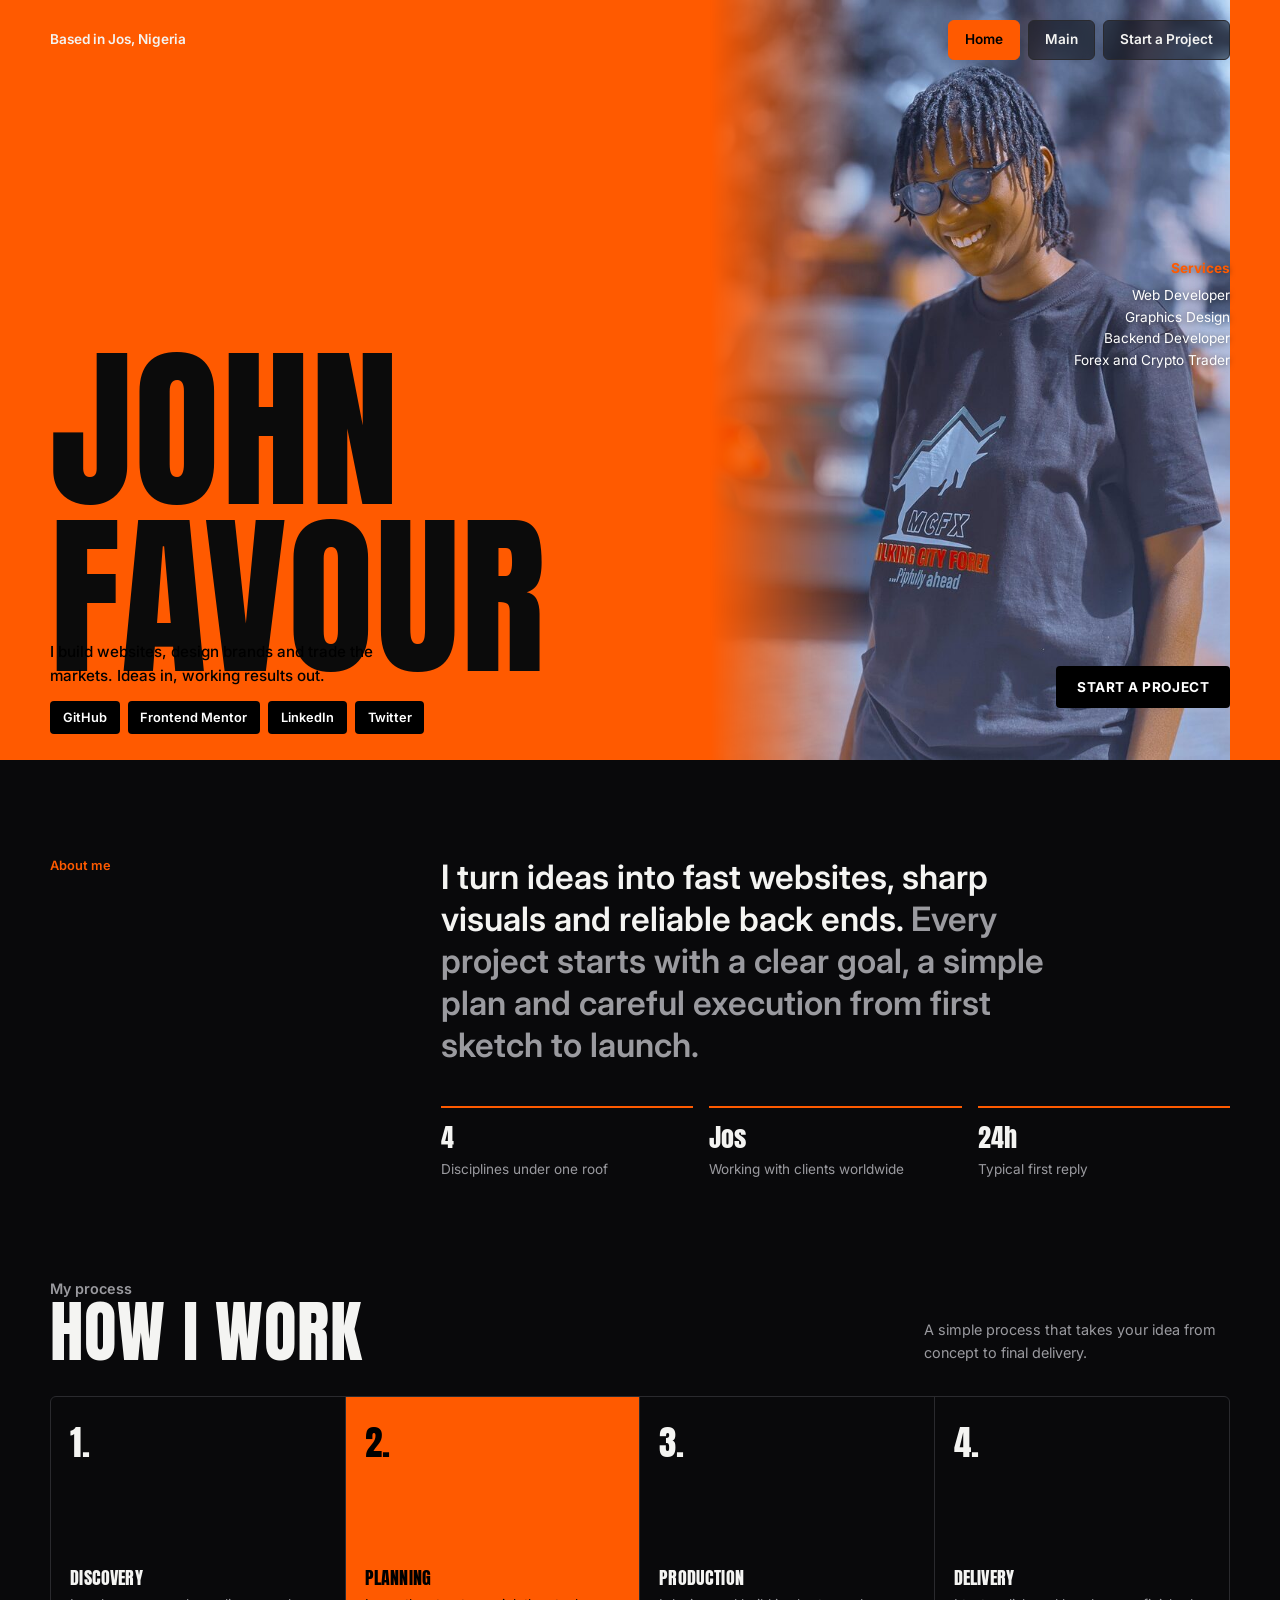
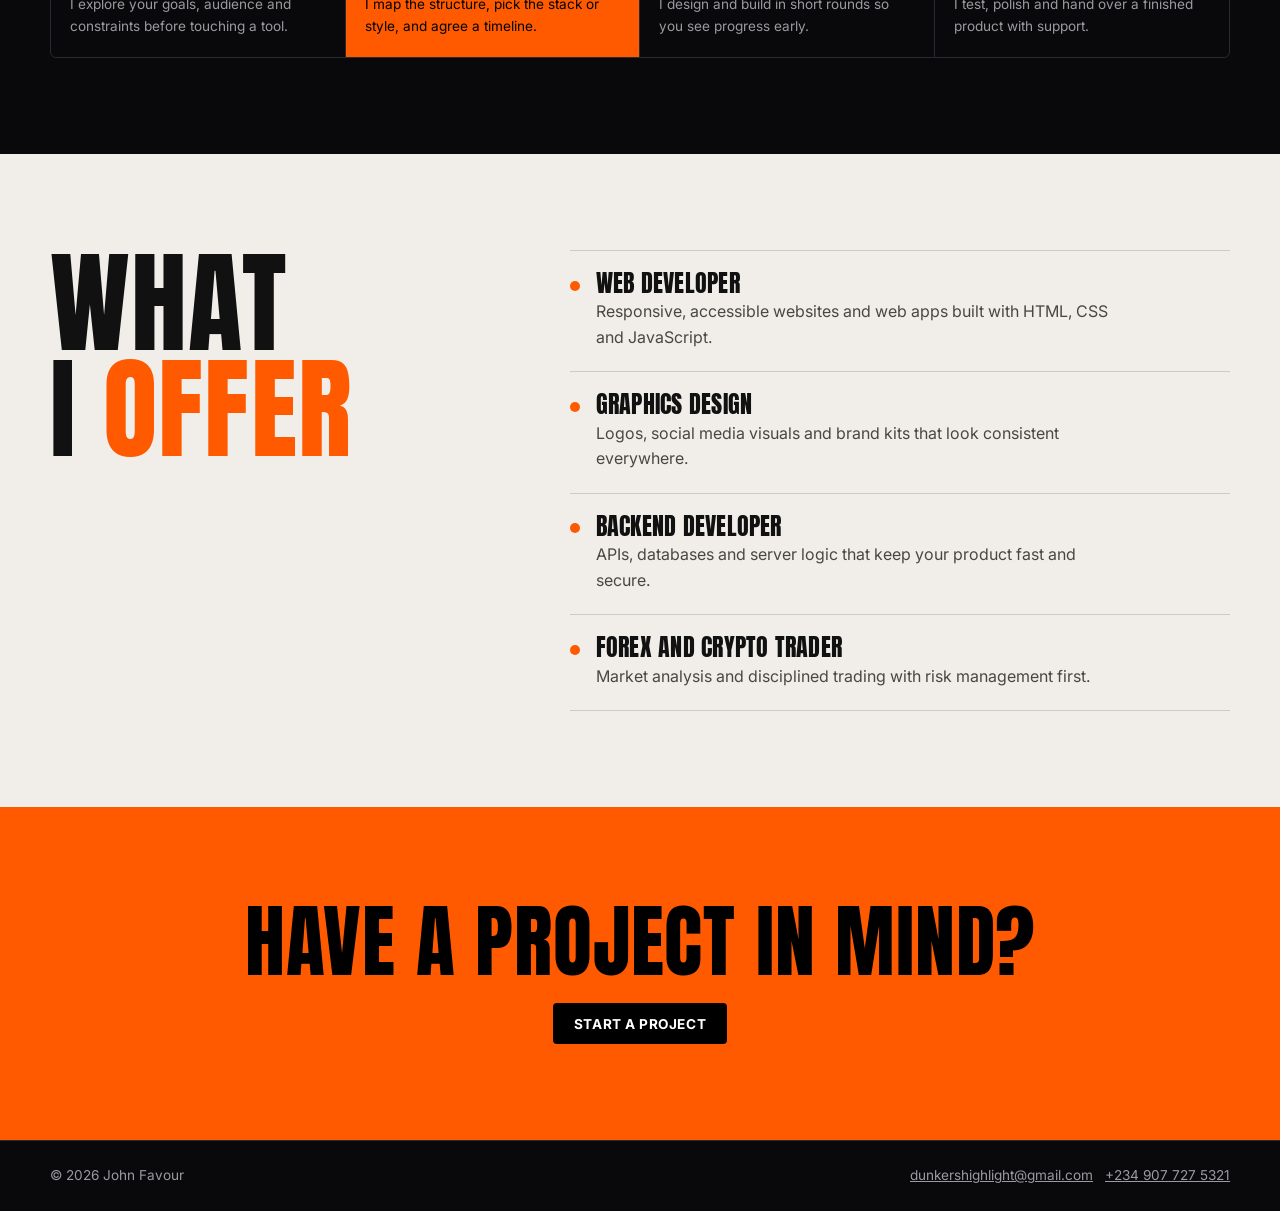
<file: index.html>
<!DOCTYPE html>
<html lang="en">
<head>
    <meta charset="UTF-8">
    <meta name="viewport" content="width=device-width, initial-scale=1.0">
    <title>John Favour | Web Developer, Designer and Trader</title>
    <meta name="description" content="John Favour is a web developer, graphics designer, backend developer and forex and crypto trader based in Jos, Nigeria.">
    <link rel="preconnect" href="https://fonts.googleapis.com">
    <link rel="preconnect" href="https://fonts.gstatic.com" crossorigin>
    <link href="https://fonts.googleapis.com/css2?family=Anton&family=Inter:wght@400;500;600;700&display=swap" rel="stylesheet">
    <link rel="stylesheet" href="style.css">
</head>
<body>
<a class="skip" href="#content">Skip to content</a>
<header class="site-header">
    <div class="wrap">
        <a class="loc" href="index.html">Based in Jos, Nigeria</a>
        <button class="menu-btn" aria-expanded="false" aria-controls="nav">Menu</button>
        <nav class="nav" id="nav" aria-label="Main">
            <a href="index.html" aria-current="page">Home</a>
            <a href="main.html">Main</a>
            <a href="start-a-project.html">Start a Project</a>
        </nav>
    </div>
</header>

<main id="content">
    <div class="hero">
        <div class="wrap">
            <h1>John<br>Favour</h1>
            <img class="portrait" src="images/hero.jpg" alt="Portrait of John Favour smiling in round sunglasses and a black t-shirt" width="760" height="1013">
            <ul class="services-list" aria-label="Services">
                <li>Services</li>
                <li>Web Developer</li>
                <li>Graphics Design</li>
                <li>Backend Developer</li>
                <li>Forex and Crypto Trader</li>
            </ul>
            <div class="hero-info">
                <div>
                    <p>I build websites, design brands and trade the markets. Ideas in, working results out.</p>
                    <div class="socials" style="margin-top:.8rem">
                        <a class="social" href="https://github.com/okpunyifavour" target="_blank" rel="noopener noreferrer">GitHub</a>
                        <a class="social" href="https://www.frontendmentor.io/profile/okpunyifavour" target="_blank" rel="noopener noreferrer">Frontend Mentor</a>
                        <a class="social" href="https://linkedin.com/in/okpunyifavour" target="_blank" rel="noopener noreferrer">LinkedIn</a>
                        <a class="social" href="https://twitter.com/okpunyifavour" target="_blank" rel="noopener noreferrer">Twitter</a>
                    </div>
                </div>
                <a class="btn dark" href="start-a-project.html">Start a Project</a>
            </div>
        </div>
    </div>

    <section id="about">
        <div class="wrap about">
            <p class="tag">About me</p>
            <div>
                <p class="big">I turn ideas into fast websites, sharp visuals and reliable back ends. <span>Every project starts with a clear goal, a simple plan and careful execution from first sketch to launch.</span></p>
                <div class="stats">
                    <div><b>4</b><span>Disciplines under one roof</span></div>
                    <div><b>Jos</b><span>Working with clients worldwide</span></div>
                    <div><b>24h</b><span>Typical first reply</span></div>
                </div>
            </div>
        </div>
    </section>

    <section id="process" style="padding-top:0">
        <div class="wrap">
            <div class="work-head">
                <div><p class="tag">My process</p><h2>How I work</h2></div>
                <p>A simple process that takes your idea from concept to final delivery.</p>
            </div>
            <ol class="steps">
                <li><span class="n">1.</span><div><h3>Discovery</h3><p>I explore your goals, audience and constraints before touching a tool.</p></div></li>
                <li class="on"><span class="n">2.</span><div><h3>Planning</h3><p>I map the structure, pick the stack or style, and agree a timeline.</p></div></li>
                <li><span class="n">3.</span><div><h3>Production</h3><p>I design and build in short rounds so you see progress early.</p></div></li>
                <li><span class="n">4.</span><div><h3>Delivery</h3><p>I test, polish and hand over a finished product with support.</p></div></li>
            </ol>
        </div>
    </section>

    <section class="paper" id="offer">
        <div class="wrap offer">
            <h2>What<br>I <em>offer</em></h2>
            <ul class="svc">
                <li><span class="dot"></span><div><h3>Web Developer</h3><p>Responsive, accessible websites and web apps built with HTML, CSS and JavaScript.</p></div></li>
                <li><span class="dot"></span><div><h3>Graphics Design</h3><p>Logos, social media visuals and brand kits that look consistent everywhere.</p></div></li>
                <li><span class="dot"></span><div><h3>Backend Developer</h3><p>APIs, databases and server logic that keep your product fast and secure.</p></div></li>
                <li><span class="dot"></span><div><h3>Forex and Crypto Trader</h3><p>Market analysis and disciplined trading with risk management first.</p></div></li>
            </ul>
        </div>
    </section>

    <section class="cta-band">
        <div class="wrap">
            <h2>Have a project in mind?</h2>
            <a class="btn" href="start-a-project.html">Start a Project</a>
        </div>
    </section>
</main>

<footer>
    <div class="wrap">
        <span>&copy; <span data-year>2026</span> John Favour</span>
        <span><a href="mailto:dunkershighlight@gmail.com">dunkershighlight@gmail.com</a> &nbsp; <a href="tel:+2349077275321">+234 907 727 5321</a></span>
    </div>
</footer>
<script src="script.js"></script>
</body>
</html>
</file>
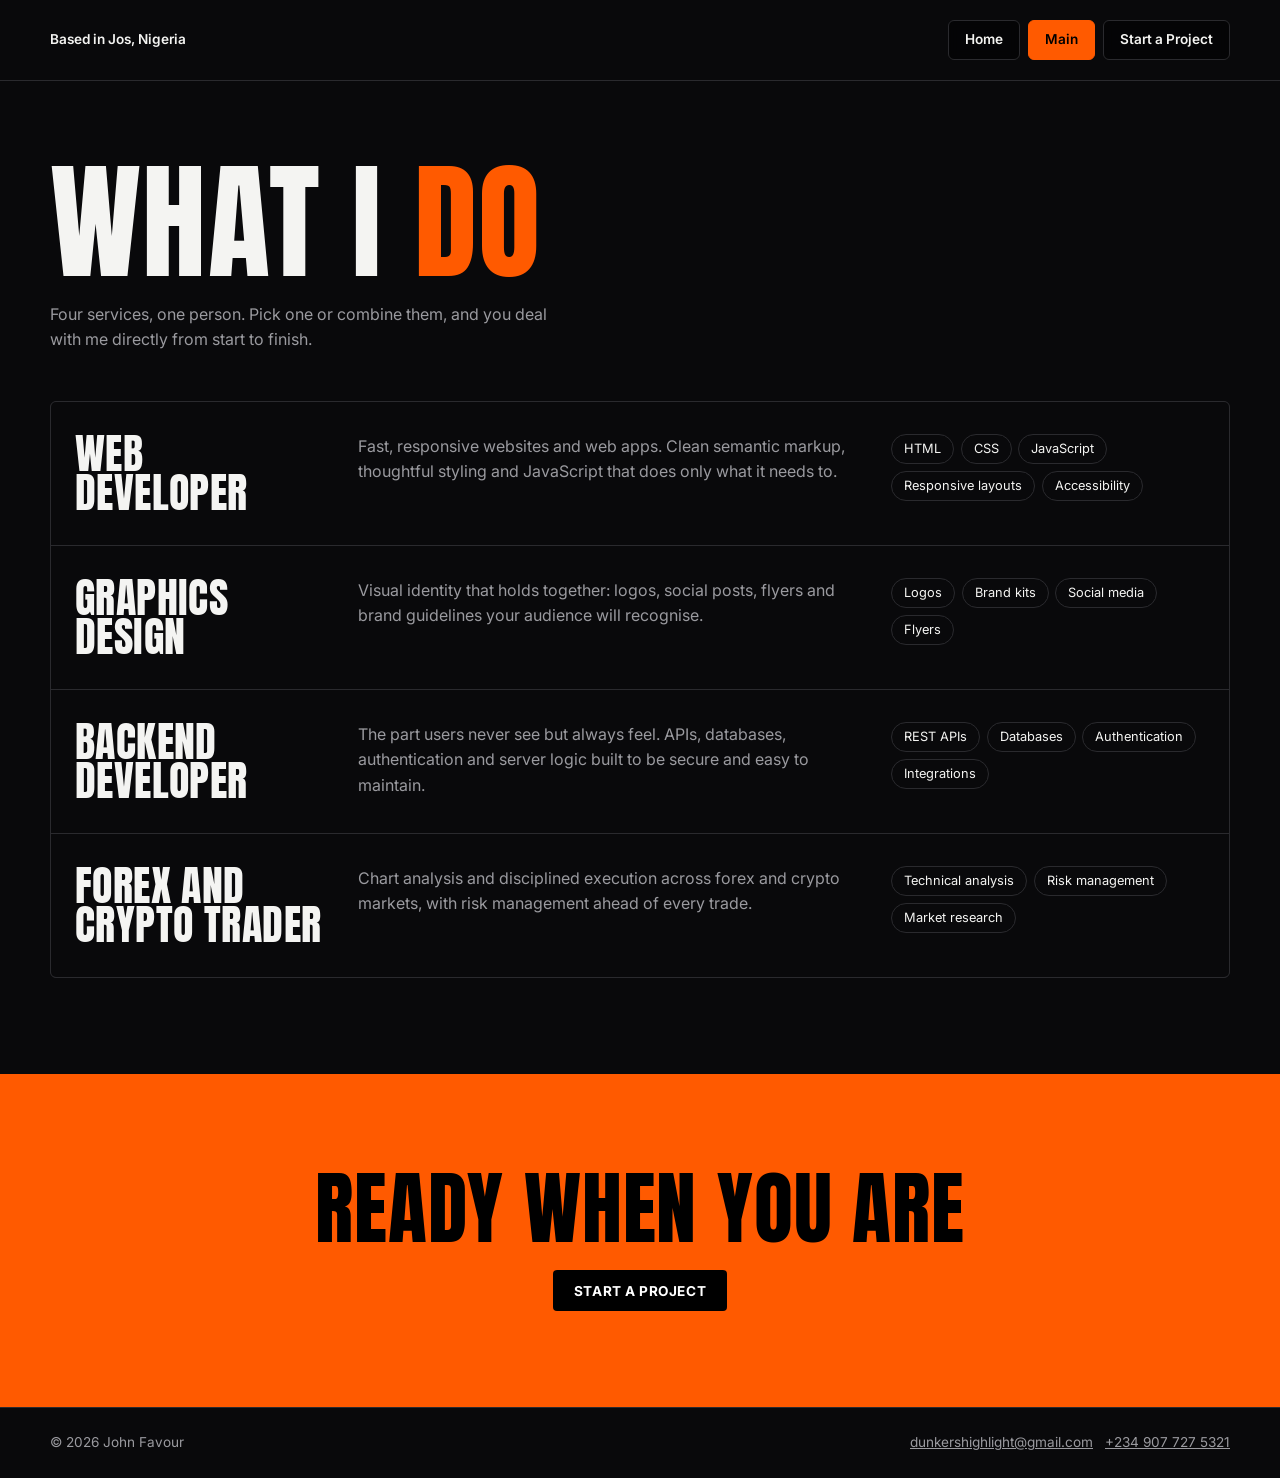
<file: main.html>
<!DOCTYPE html>
<html lang="en">
<head>
    <meta charset="UTF-8">
    <meta name="viewport" content="width=device-width, initial-scale=1.0">
    <title>Services | John Favour</title>
    <meta name="description" content="Web development, graphics design, backend development and forex and crypto trading by John Favour.">
    <link rel="preconnect" href="https://fonts.googleapis.com">
    <link rel="preconnect" href="https://fonts.gstatic.com" crossorigin>
    <link href="https://fonts.googleapis.com/css2?family=Anton&family=Inter:wght@400;500;600;700&display=swap" rel="stylesheet">
    <link rel="stylesheet" href="style.css">
</head>
<body class="solid">
<a class="skip" href="#content">Skip to content</a>
<header class="site-header">
    <div class="wrap">
        <a class="loc" href="index.html">Based in Jos, Nigeria</a>
        <button class="menu-btn" aria-expanded="false" aria-controls="nav">Menu</button>
        <nav class="nav" id="nav" aria-label="Main">
            <a href="index.html">Home</a>
            <a href="main.html" aria-current="page">Main</a>
            <a href="start-a-project.html">Start a Project</a>
        </nav>
    </div>
</header>

<main id="content">
    <div class="wrap page-head">
        <h1>What I <span>do</span></h1>
        <p>Four services, one person. Pick one or combine them, and you deal with me directly from start to finish.</p>
    </div>

    <section style="padding-top:2rem">
        <div class="wrap blocks">
            <article class="block">
                <h2>Web Developer</h2>
                <p>Fast, responsive websites and web apps. Clean semantic markup, thoughtful styling and JavaScript that does only what it needs to.</p>
                <ul><li>HTML</li><li>CSS</li><li>JavaScript</li><li>Responsive layouts</li><li>Accessibility</li></ul>
            </article>
            <article class="block">
                <h2>Graphics Design</h2>
                <p>Visual identity that holds together: logos, social posts, flyers and brand guidelines your audience will recognise.</p>
                <ul><li>Logos</li><li>Brand kits</li><li>Social media</li><li>Flyers</li></ul>
            </article>
            <article class="block">
                <h2>Backend Developer</h2>
                <p>The part users never see but always feel. APIs, databases, authentication and server logic built to be secure and easy to maintain.</p>
                <ul><li>REST APIs</li><li>Databases</li><li>Authentication</li><li>Integrations</li></ul>
            </article>
            <article class="block">
                <h2>Forex and Crypto Trader</h2>
                <p>Chart analysis and disciplined execution across forex and crypto markets, with risk management ahead of every trade.</p>
                <ul><li>Technical analysis</li><li>Risk management</li><li>Market research</li></ul>
            </article>
        </div>
    </section>

    <section class="cta-band">
        <div class="wrap">
            <h2>Ready when you are</h2>
            <a class="btn" href="start-a-project.html">Start a Project</a>
        </div>
    </section>
</main>

<footer>
    <div class="wrap">
        <span>&copy; <span data-year>2026</span> John Favour</span>
        <span><a href="mailto:dunkershighlight@gmail.com">dunkershighlight@gmail.com</a> &nbsp; <a href="tel:+2349077275321">+234 907 727 5321</a></span>
    </div>
</footer>
<script src="script.js"></script>
</body>
</html>
</file>
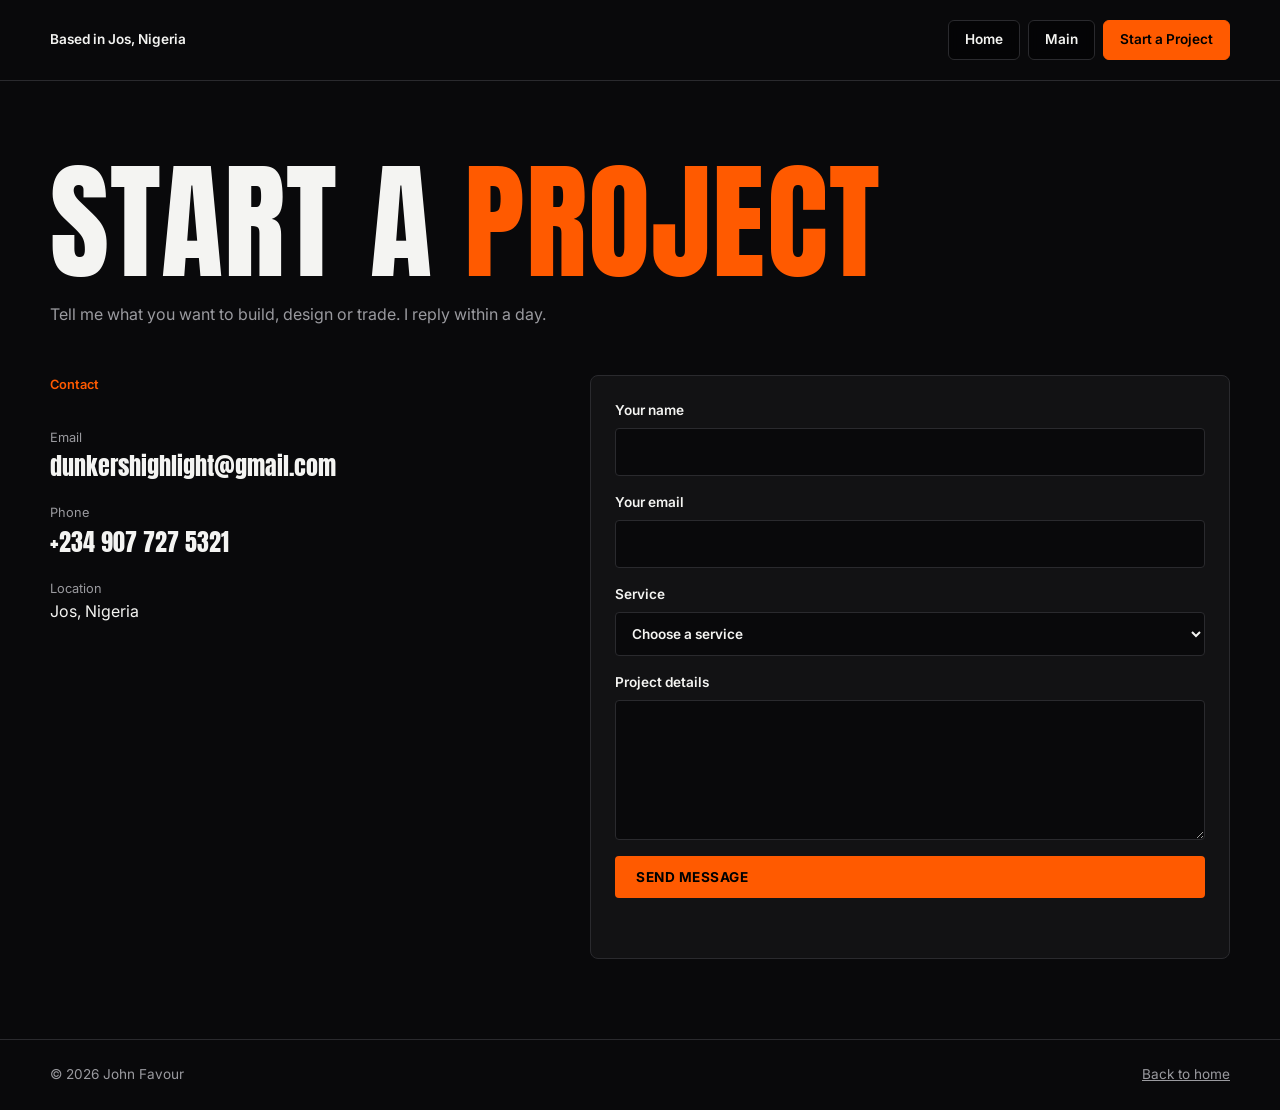
<file: start-a-project.html>
<!DOCTYPE html>
<html lang="en">
<head>
    <meta charset="UTF-8">
    <meta name="viewport" content="width=device-width, initial-scale=1.0">
    <title>Start a Project | John Favour</title>
    <meta name="description" content="Tell John Favour about your project. Reach out by email, phone or the form.">
    <link rel="preconnect" href="https://fonts.googleapis.com">
    <link rel="preconnect" href="https://fonts.gstatic.com" crossorigin>
    <link href="https://fonts.googleapis.com/css2?family=Anton&family=Inter:wght@400;500;600;700&display=swap" rel="stylesheet">
    <link rel="stylesheet" href="style.css">
</head>
<body class="solid">
<a class="skip" href="#content">Skip to content</a>
<header class="site-header">
    <div class="wrap">
        <a class="loc" href="index.html">Based in Jos, Nigeria</a>
        <button class="menu-btn" aria-expanded="false" aria-controls="nav">Menu</button>
        <nav class="nav" id="nav" aria-label="Main">
            <a href="index.html">Home</a>
            <a href="main.html">Main</a>
            <a href="start-a-project.html" aria-current="page">Start a Project</a>
        </nav>
    </div>
</header>

<main id="content">
    <div class="wrap page-head">
        <h1>Start a <span>project</span></h1>
        <p>Tell me what you want to build, design or trade. I reply within a day.</p>
    </div>

    <div class="wrap contact">
        <div>
            <p class="tag">Contact</p>
            <ul class="contact-list">
                <li><small>Email</small><a href="mailto:dunkershighlight@gmail.com">dunkershighlight@gmail.com</a></li>
                <li><small>Phone</small><a href="tel:+2349077275321">+234 907 727 5321</a></li>
                <li><small>Location</small><span>Jos, Nigeria</span></li>
            </ul>
        </div>

        <form id="project-form" novalidate>
            <label>Your name
                <input type="text" name="name" autocomplete="name" required>
            </label>
            <label>Your email
                <input type="email" name="email" autocomplete="email" required>
            </label>
            <label>Service
                <select name="service" required>
                    <option value="">Choose a service</option>
                    <option>Web Developer</option>
                    <option>Graphics Design</option>
                    <option>Backend Developer</option>
                    <option>Forex and Crypto Trader</option>
                </select>
            </label>
            <label>Project details
                <textarea name="message" required></textarea>
            </label>
            <button class="btn" type="submit">Send message</button>
            <p class="msg" role="status" aria-live="polite"></p>
        </form>
    </div>
</main>

<footer>
    <div class="wrap">
        <span>&copy; <span data-year>2026</span> John Favour</span>
        <span><a href="index.html">Back to home</a></span>
    </div>
</footer>
<script src="script.js"></script>
</body>
</html>
</file>
<file: style.css>
:root{--bg:#09090b;--panel:#121214;--line:#2a2a2e;--paper:#f1eeea;--ink:#111;--text:#f4f4f2;--mute:#9a9a9f;--orange:#ff5a00;--display:"Anton",Impact,"Arial Narrow Bold",sans-serif;--body:"Inter",system-ui,-apple-system,"Segoe UI",sans-serif}
*,*::before,*::after{box-sizing:border-box}
html{scroll-behavior:smooth}
body{margin:0;background:var(--bg);color:var(--text);font:400 1rem/1.6 var(--body);-webkit-font-smoothing:antialiased}
img{max-width:100%;display:block}
a{color:inherit}
:focus-visible{outline:3px solid var(--orange);outline-offset:3px}
.wrap{width:min(1180px,100% - 2.5rem);margin-inline:auto}
h1,h2,h3{font-family:var(--display);font-weight:400;line-height:.95;margin:0;letter-spacing:.01em;text-transform:uppercase}
.skip{position:absolute;left:-999px}.skip:focus{left:1rem;top:1rem;background:var(--orange);color:#000;padding:.5rem 1rem;z-index:99}

/* header */
.site-header{position:absolute;inset:0 0 auto;z-index:10}
.site-header .wrap{display:flex;justify-content:space-between;align-items:center;padding-block:1.25rem}
.loc{font-size:.85rem;font-weight:600;margin:0;text-decoration:none}
.nav{display:flex;gap:.5rem}
.nav a{text-decoration:none;font-size:.85rem;font-weight:600;padding:.5rem 1rem;border:1px solid var(--line);border-radius:6px;background:rgba(0,0,0,.45);backdrop-filter:blur(6px);transition:background .2s,color .2s}
.nav a:hover,.nav a[aria-current=page]{background:var(--orange);color:#000;border-color:var(--orange)}
.menu-btn{display:none;background:rgba(0,0,0,.6);color:#fff;border:1px solid var(--line);border-radius:6px;padding:.5rem 1rem;font:600 .85rem var(--body);cursor:pointer}
.solid .site-header{position:static;background:var(--bg);border-bottom:1px solid var(--line)}

/* buttons */
.btn{display:inline-flex;align-items:center;gap:.6rem;background:var(--orange);color:#000;font:700 .85rem var(--body);text-transform:uppercase;letter-spacing:.04em;text-decoration:none;padding:.8rem 1.3rem;border:0;border-radius:4px;cursor:pointer;transition:transform .2s,background .2s}
.btn:hover{transform:translateY(-2px);background:#ff7a2e}
.btn.dark{background:#000;color:#fff}.btn.dark:hover{background:#222}

/* hero */
.hero{position:relative;min-height:min(92vh,760px);background:var(--orange);color:#000;overflow:hidden;display:flex;align-items:flex-end}
.hero .wrap{position:relative;display:grid;grid-template-columns:1.3fr 1fr;align-items:end;min-height:inherit;padding-top:6rem}
.hero h1{font-size:clamp(4.2rem,14vw,11rem);color:#0b0b0b;position:relative;z-index:2;mix-blend-mode:normal;padding-bottom:5rem}
.hero .portrait{position:absolute;right:0;bottom:0;height:100%;width:min(46%,520px);object-fit:cover;object-position:center top;z-index:1;-webkit-mask-image:linear-gradient(to right,transparent,#000 30%);mask-image:linear-gradient(to right,transparent,#000 30%)}
.hero-info{position:absolute;left:0;bottom:1.6rem;z-index:3;display:flex;gap:1.5rem;align-items:center;flex-wrap:wrap;width:100%;justify-content:space-between}
.hero-info p{margin:0;max-width:34ch;font-weight:500;font-size:.95rem}
.services-list{position:absolute;right:0;top:34%;z-index:3;list-style:none;margin:0;padding:0;text-align:right;font-size:.85rem;color:#fff;text-shadow:0 1px 6px rgba(0,0,0,.6)}
.services-list li:first-child{font-weight:700;color:var(--orange);margin-bottom:.3rem}
.socials{display:flex;gap:.5rem;flex-wrap:wrap}
.social{font-size:.8rem;font-weight:600;color:#fff;background:#000;padding:.4rem .8rem;border-radius:4px;text-decoration:none}
.social:hover{background:#222}

/* sections */
section{padding-block:clamp(3.5rem,8vw,6rem)}
.tag{font-size:.8rem;font-weight:600;color:var(--orange);margin:0 0 1rem}
.about{display:grid;grid-template-columns:1fr 2.2fr;gap:2rem}
.about p.big{font:600 clamp(1.4rem,3vw,2.1rem)/1.25 var(--body);margin:0;max-width:30ch}
.about p.big span{color:var(--mute)}
.stats{display:flex;gap:1rem;margin-top:2.5rem;flex-wrap:wrap}
.stats div{flex:1 1 160px;border-top:2px solid var(--orange);padding-top:.6rem}
.stats b{display:block;font:400 1.6rem var(--display)}
.stats span{font-size:.85rem;color:var(--mute)}

.work-head{display:flex;justify-content:space-between;align-items:end;gap:2rem;flex-wrap:wrap;margin-bottom:2rem}
.work-head h2,.section-title{font-size:clamp(2.4rem,6vw,4.2rem)}
.work-head p{max-width:34ch;color:var(--mute);margin:0;font-size:.9rem}
.steps{display:grid;grid-template-columns:repeat(4,1fr);border:1px solid var(--line);border-radius:6px;overflow:hidden;list-style:none;margin:0;padding:0}
.steps li{min-height:260px;padding:1.2rem;display:flex;flex-direction:column;justify-content:space-between;border-right:1px solid var(--line);transition:background .25s,color .25s}
.steps li:last-child{border-right:0}
.steps li:hover,.steps li.on{background:var(--orange);color:#000}
.steps li:hover p,.steps li.on p{color:#000}
.steps .n{font:400 2.2rem var(--display)}
.steps h3{font-size:1.15rem;margin-bottom:.5rem}
.steps p{margin:0;font-size:.85rem;color:var(--mute)}

/* offer */
.paper{background:var(--paper);color:var(--ink)}
.paper .tag{color:#c24300}
.offer{display:grid;grid-template-columns:1fr 1.4fr;gap:3rem;align-items:start}
.offer h2{font-size:clamp(3rem,9vw,7rem)}
.offer h2 em{font-style:normal;color:var(--orange)}
.svc{list-style:none;margin:0;padding:0}
.svc li{display:grid;grid-template-columns:auto 1fr;gap:1rem;padding:1.3rem 0;border-bottom:1px solid #cfcac3}
.svc li:first-child{border-top:1px solid #cfcac3}
.svc .dot{width:10px;height:10px;border-radius:50%;background:var(--orange);margin-top:.55rem}
.svc h3{font-size:1.5rem;margin-bottom:.3rem}
.svc p{margin:0;color:#4a4742;max-width:52ch}
.cta-band{background:var(--orange);color:#000;text-align:center}
.cta-band h2{font-size:clamp(2.4rem,7vw,5rem);margin-bottom:1.5rem}
.cta-band .btn{background:#000;color:#fff}

/* inner pages */
.page-head{padding-block:clamp(3rem,7vw,5rem) 1rem}
.page-head h1{font-size:clamp(3.4rem,11vw,8rem)}
.page-head h1 span{color:var(--orange)}
.page-head p{max-width:50ch;color:var(--mute);margin:1.2rem 0 0}
.blocks{display:grid;gap:1px;background:var(--line);border:1px solid var(--line);border-radius:6px;overflow:hidden}
.block{background:var(--bg);display:grid;grid-template-columns:.8fr 1.6fr 1fr;gap:2rem;padding:2rem 1.5rem}
.block h2{font-size:clamp(1.8rem,4vw,2.6rem)}
.block p{margin:0;color:var(--mute)}
.block ul{margin:0;padding:0;list-style:none;display:flex;flex-wrap:wrap;gap:.4rem;align-content:flex-start}
.block li{font-size:.8rem;border:1px solid var(--line);border-radius:99px;padding:.25rem .75rem}
.block:hover{background:var(--panel)}

.contact{display:grid;grid-template-columns:1fr 1.3fr;gap:3rem;padding-block:2rem 5rem}
.contact-list{list-style:none;margin:2rem 0 0;padding:0;display:grid;gap:1.2rem}
.contact-list small{display:block;color:var(--mute);font-size:.8rem}
.contact-list a{font:400 1.5rem var(--display);text-decoration:none;word-break:break-all}
.contact-list a:hover{color:var(--orange)}
form{display:grid;gap:1rem;background:var(--panel);border:1px solid var(--line);border-radius:8px;padding:1.5rem}
label{display:grid;gap:.4rem;font-size:.85rem;font-weight:600}
input,select,textarea{font:inherit;color:inherit;background:var(--bg);border:1px solid var(--line);border-radius:4px;padding:.75rem}
input:focus,select:focus,textarea:focus{outline:2px solid var(--orange);border-color:var(--orange)}
textarea{min-height:140px;resize:vertical}
.msg{margin:0;font-size:.9rem;min-height:1.4em}.msg.err{color:#ff8a5c}.msg.ok{color:#7ee08f}

footer{border-top:1px solid var(--line);padding-block:1.5rem;font-size:.85rem;color:var(--mute)}
footer .wrap{display:flex;justify-content:space-between;gap:1rem;flex-wrap:wrap}

@media (max-width:860px){
 .menu-btn{display:block}
 .nav{display:none;position:absolute;right:1.25rem;top:4rem;flex-direction:column;background:#000;padding:.5rem;border-radius:8px;border:1px solid var(--line)}
 .nav.open{display:flex}
 .site-header .wrap{position:relative}
 .hero{min-height:unset;padding-bottom:2rem}
 .hero .wrap{grid-template-columns:1fr;min-height:unset;padding-top:5.5rem}
 .hero h1{padding-bottom:1rem;font-size:clamp(3.2rem,18vw,6rem)}
 .hero .portrait{position:relative;width:min(80%,420px);height:auto;max-height:none;object-fit:cover;mask-image:none;-webkit-mask-image:none;margin-left:auto}
 .services-list{position:static;display:flex;flex-wrap:wrap;justify-content:flex-end;gap:.5rem;margin:0 0 1rem;text-align:left}
 .services-list li:first-child{margin-bottom:0}
 .hero-info{position:static;display:grid;gap:1rem;justify-content:stretch;width:auto}
 .hero-info p{max-width:100%}
 .about,.offer,.contact{grid-template-columns:1fr}
 .steps{grid-template-columns:repeat(2,1fr)}
 .steps li:nth-child(2){border-right:0}.steps li:nth-child(-n+2){border-bottom:1px solid var(--line)}
 .block{grid-template-columns:1fr;gap:1rem}
}
@media (prefers-reduced-motion:reduce){*{transition:none!important;scroll-behavior:auto!important}}
</file>
